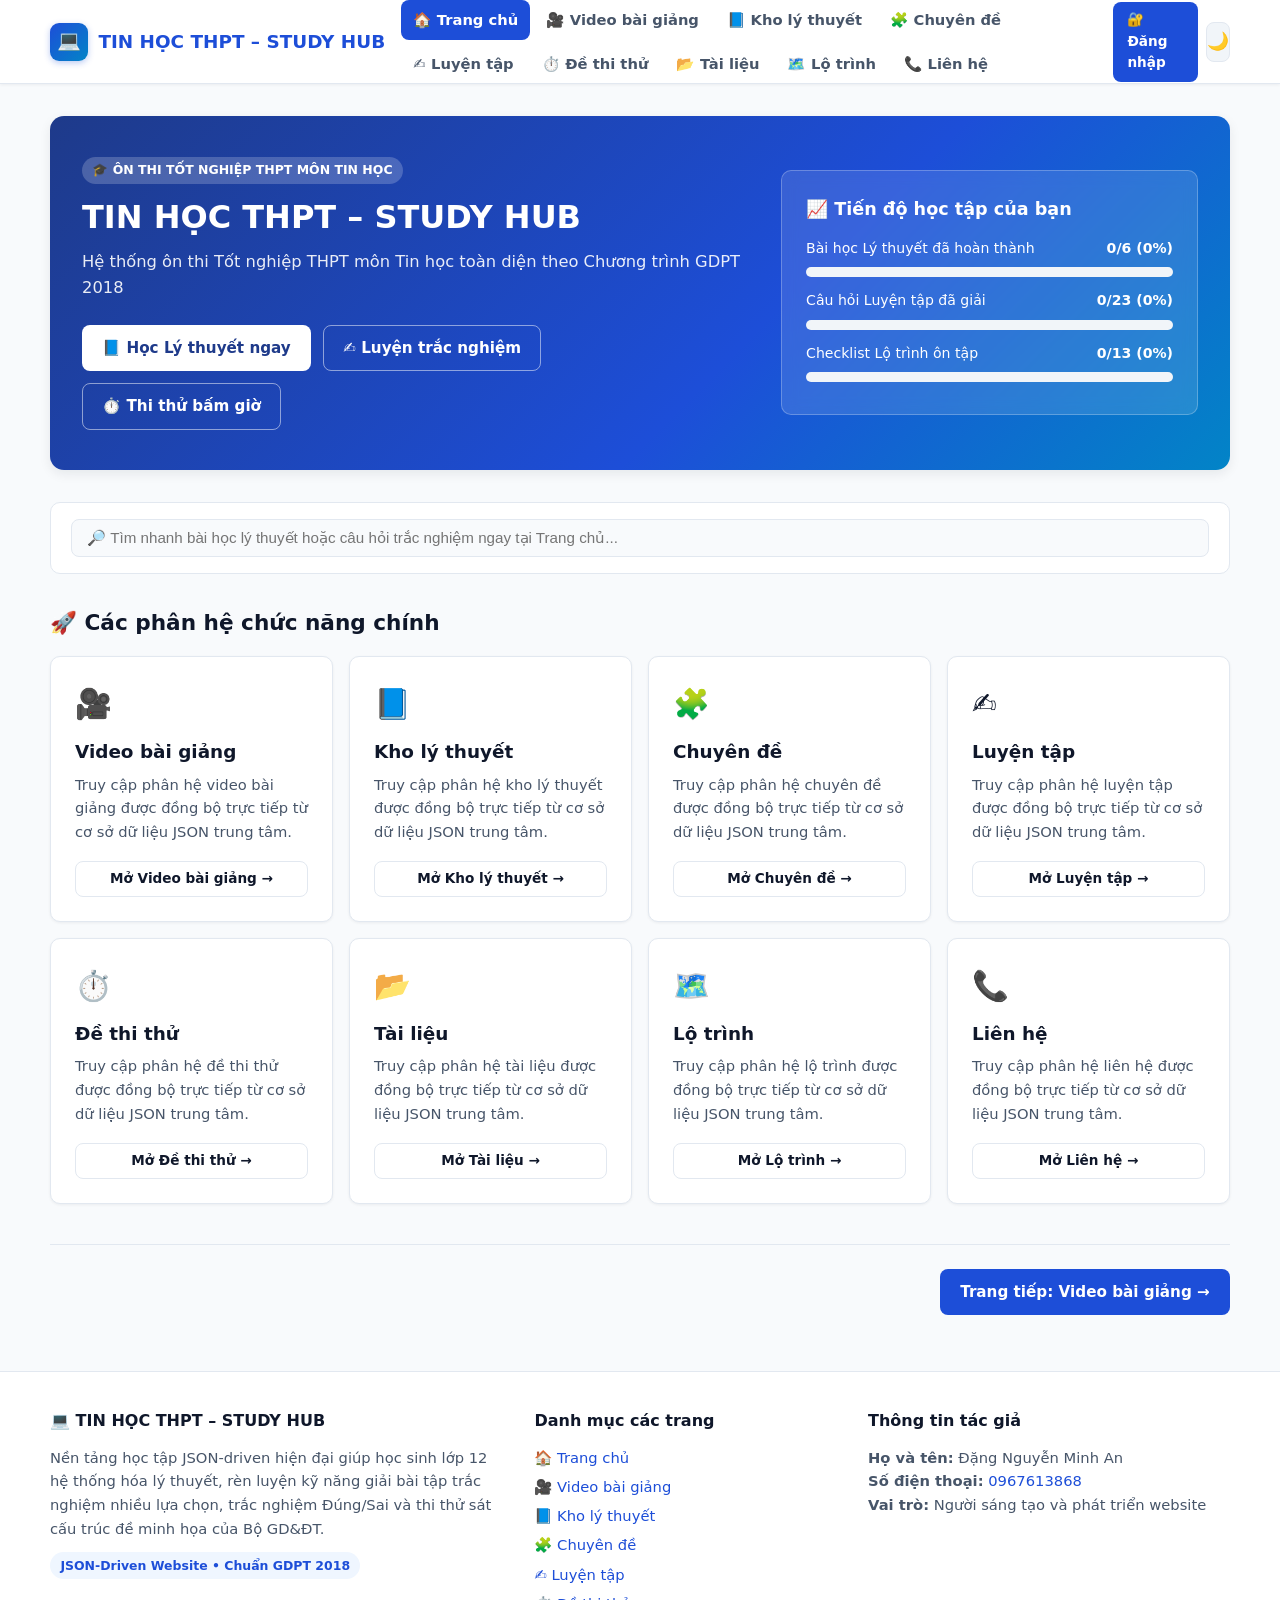
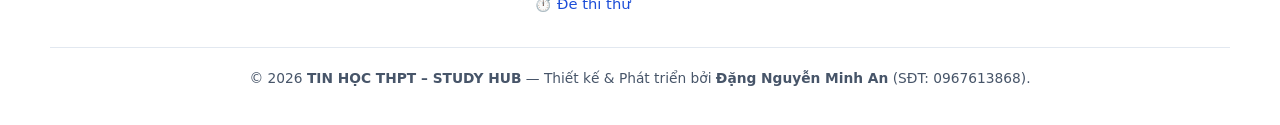
<file: index.html>
<!DOCTYPE html>
<html lang="vi">
<head>
  <meta charset="UTF-8" />
  <meta name="viewport" content="width=device-width, initial-scale=1.0" />
  <title>Trang chủ | TIN HỌC THPT – STUDY HUB</title>
  <link rel="stylesheet" href="assets/css/style.css" />
</head>
<body data-page="home">
  <header class="site-header" id="site-header"></header>

  <main class="main-content">
    <div class="container">
      <div class="page-top-bar" id="page-top-bar"></div>
      <div id="page-content"></div>
      <div class="page-bottom-nav" id="page-bottom-nav"></div>
    </div>
  </main>

  <footer class="site-footer" id="site-footer"></footer>

  <script src="assets/js/auth.js"></script>
  <script src="assets/js/data-loader.js"></script>
  <script src="assets/js/router.js"></script>
  <script src="assets/js/quiz.js"></script>
  <script src="assets/js/main.js"></script>
</body>
</html>
</file>
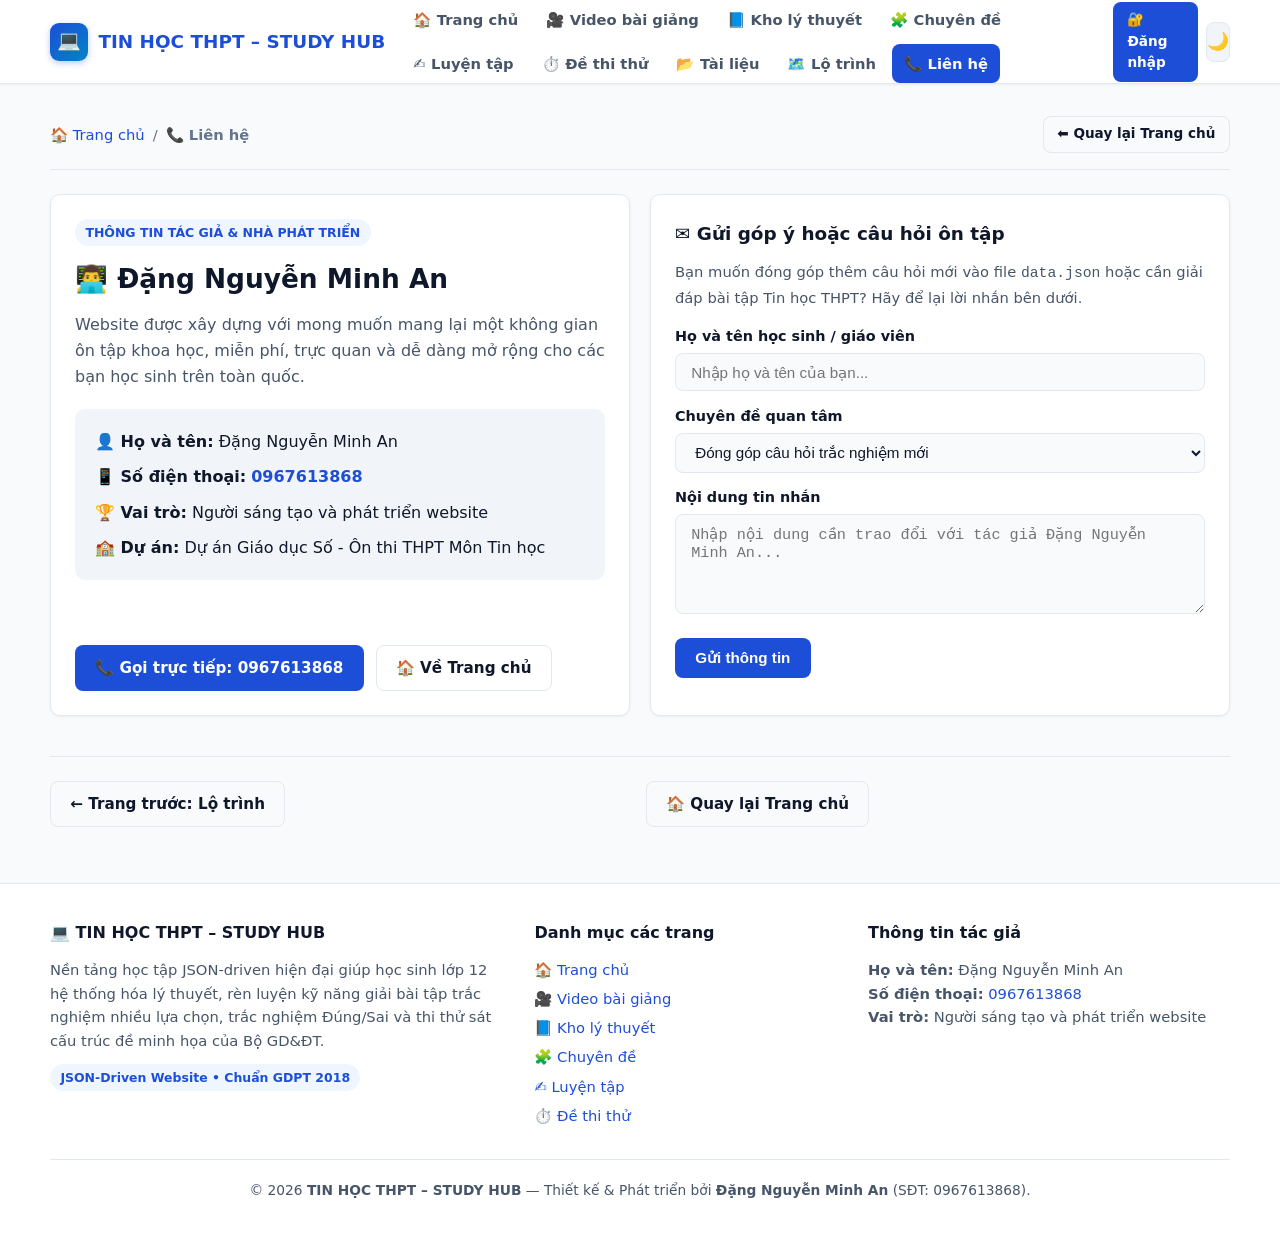
<file: contact.html>
<!DOCTYPE html>
<html lang="vi">
<head>
  <meta charset="UTF-8" />
  <meta name="viewport" content="width=device-width, initial-scale=1.0" />
  <title>Liên hệ | TIN HỌC THPT – STUDY HUB</title>
  <link rel="stylesheet" href="assets/css/style.css" />
</head>
<body data-page="contact">
  <header class="site-header" id="site-header"></header>

  <main class="main-content">
    <div class="container">
      <div class="page-top-bar" id="page-top-bar"></div>
      <div id="page-content"></div>
      <div class="page-bottom-nav" id="page-bottom-nav"></div>
    </div>
  </main>

  <footer class="site-footer" id="site-footer"></footer>

  <script src="assets/js/auth.js"></script>
  <script src="assets/js/data-loader.js"></script>
  <script src="assets/js/router.js"></script>
  <script src="assets/js/quiz.js"></script>
  <script src="assets/js/main.js"></script>
</body>
</html>
</file>
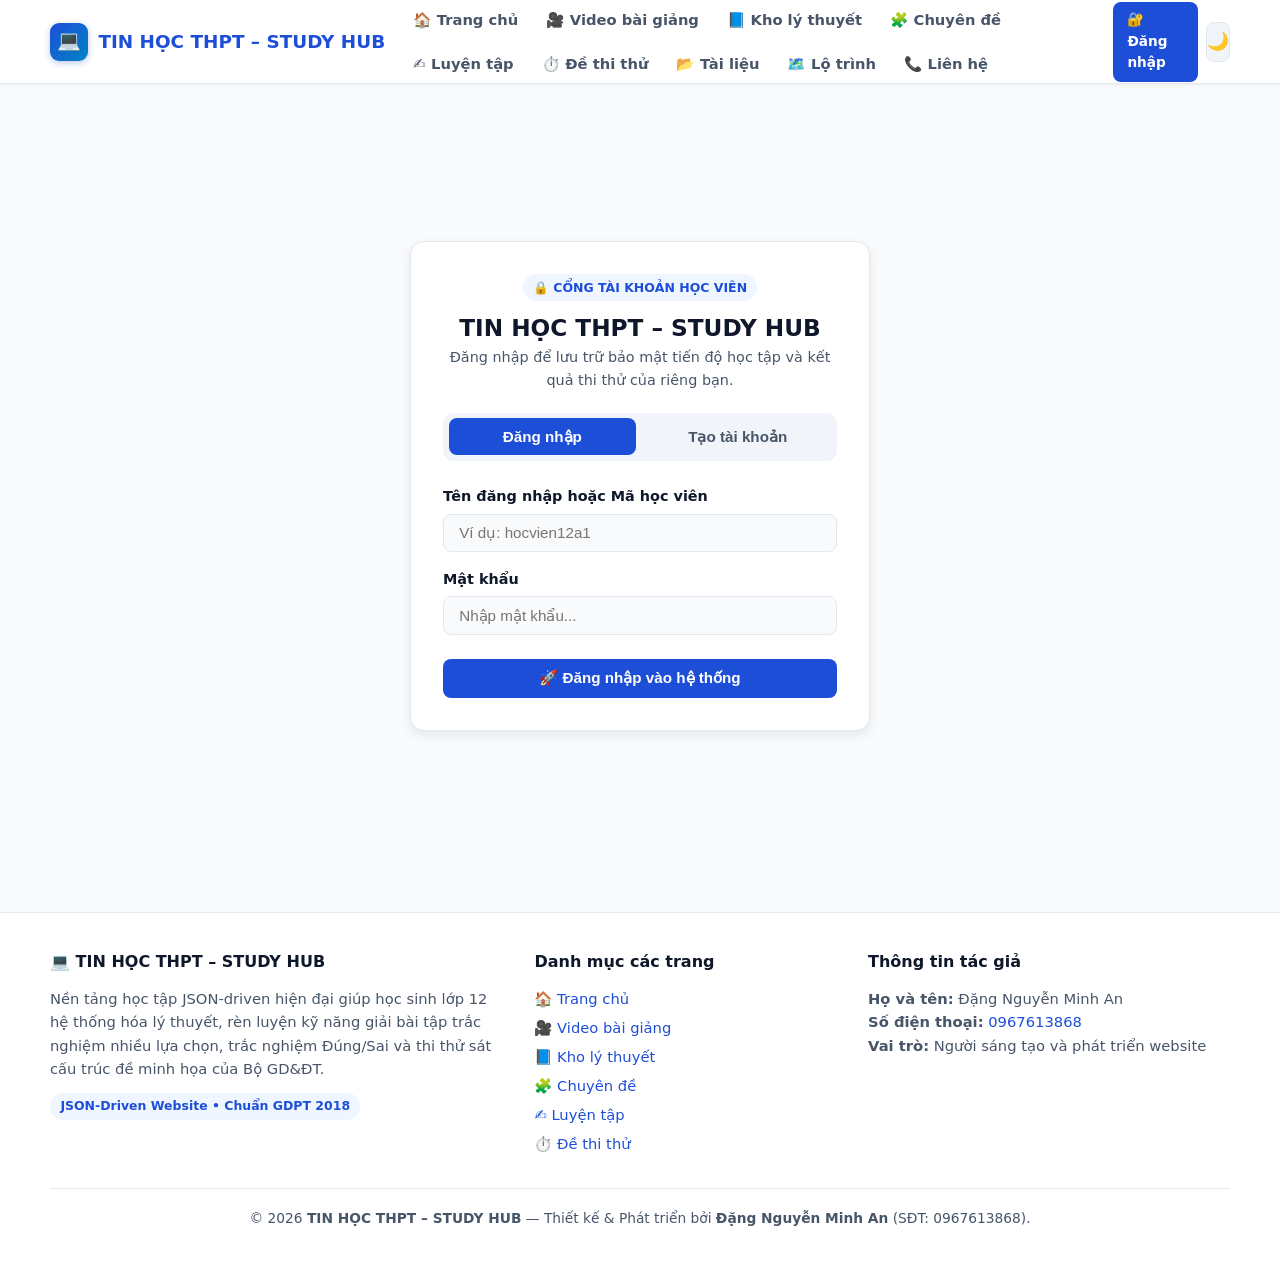
<file: documents.html>
<!DOCTYPE html>
<html lang="vi">
<head>
  <meta charset="UTF-8" />
  <meta name="viewport" content="width=device-width, initial-scale=1.0" />
  <title>Tài liệu ôn tập | TIN HỌC THPT – STUDY HUB</title>
  <link rel="stylesheet" href="assets/css/style.css" />
</head>
<body data-page="documents">
  <header class="site-header" id="site-header"></header>

  <main class="main-content">
    <div class="container">
      <div class="page-top-bar" id="page-top-bar"></div>
      <div id="page-content"></div>
      <div class="page-bottom-nav" id="page-bottom-nav"></div>
    </div>
  </main>

  <footer class="site-footer" id="site-footer"></footer>

  <script src="assets/js/auth.js"></script>
  <script src="assets/js/data-loader.js"></script>
  <script src="assets/js/router.js"></script>
  <script src="assets/js/quiz.js"></script>
  <script src="assets/js/main.js"></script>
</body>
</html>
</file>
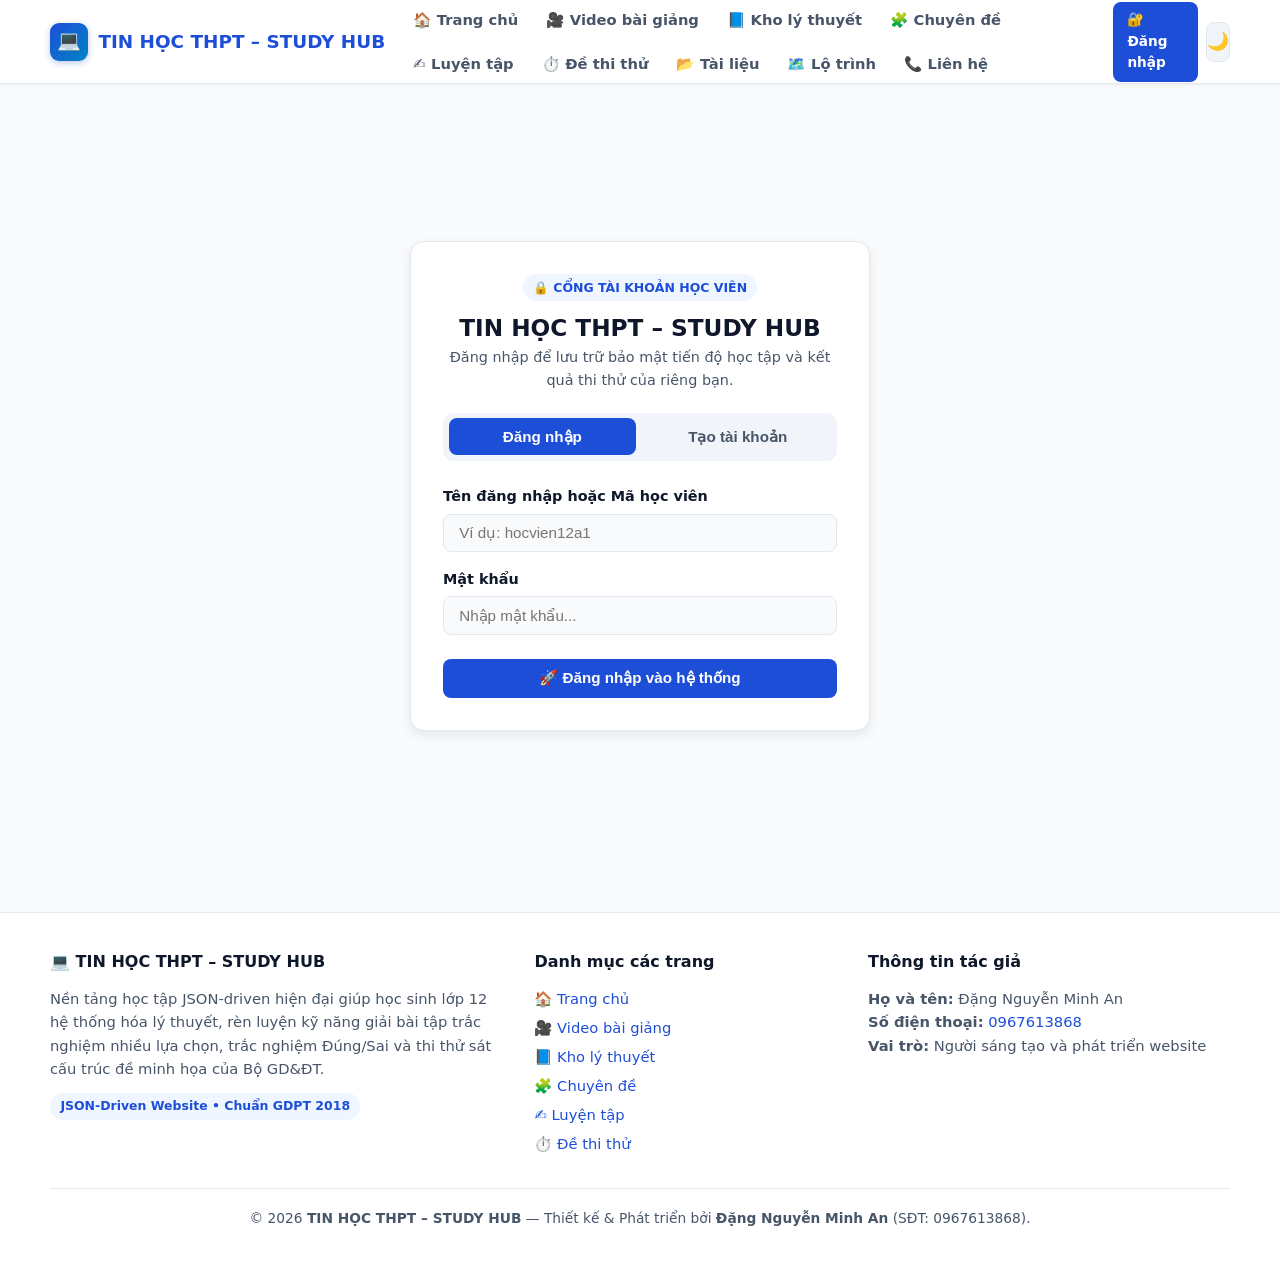
<file: exams.html>
<!DOCTYPE html>
<html lang="vi">
<head>
  <meta charset="UTF-8" />
  <meta name="viewport" content="width=device-width, initial-scale=1.0" />
  <title>Đề thi thử | TIN HỌC THPT – STUDY HUB</title>
  <link rel="stylesheet" href="assets/css/style.css" />
</head>
<body data-page="exams">
  <header class="site-header" id="site-header"></header>

  <main class="main-content">
    <div class="container">
      <div class="page-top-bar" id="page-top-bar"></div>
      <div id="page-content"></div>
      <div class="page-bottom-nav" id="page-bottom-nav"></div>
    </div>
  </main>

  <footer class="site-footer" id="site-footer"></footer>

  <script src="assets/js/auth.js"></script>
  <script src="assets/js/data-loader.js"></script>
  <script src="assets/js/router.js"></script>
  <script src="assets/js/quiz.js"></script>
  <script src="assets/js/main.js"></script>
</body>
</html>
</file>
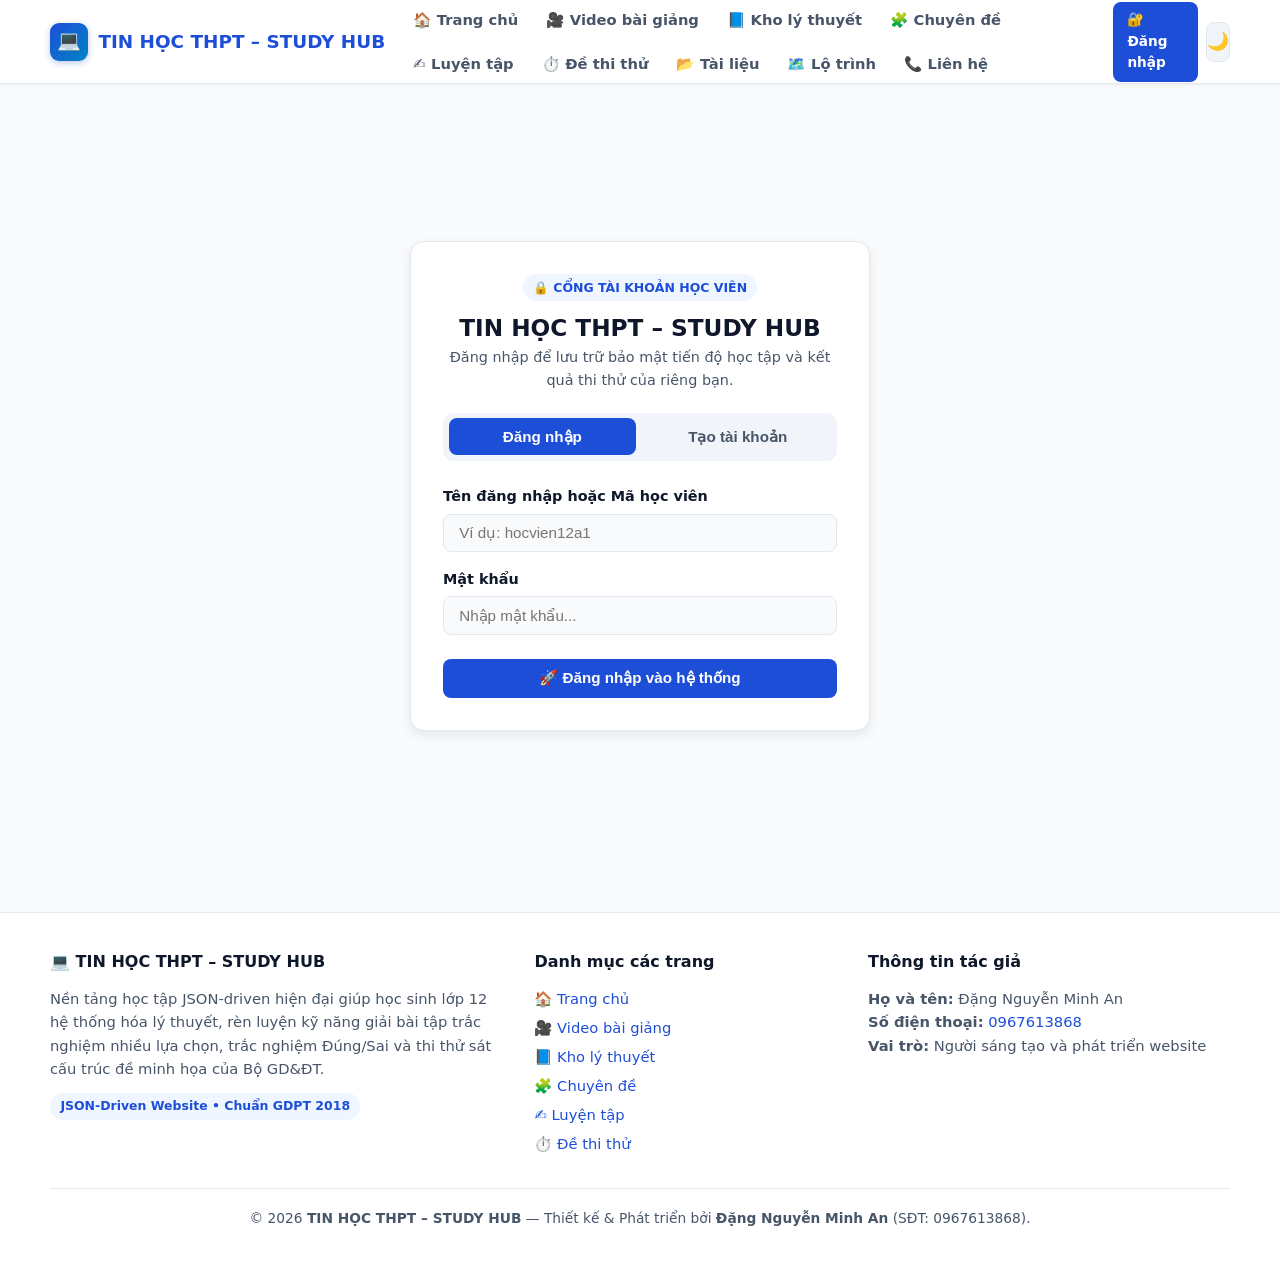
<file: login.html>
<!DOCTYPE html>
<html lang="vi">
<head>
  <meta charset="UTF-8" />
  <meta name="viewport" content="width=device-width, initial-scale=1.0" />
  <title>Đăng nhập & Đăng ký Học viên | TIN HỌC THPT – STUDY HUB</title>
  <link rel="stylesheet" href="assets/css/style.css" />
  <style>
    .auth-wrapper {
      min-height: calc(100vh - 160px);
      display: flex;
      align-items: center;
      justify-content: center;
      padding: 2rem 1rem;
    }
    .auth-card {
      width: 100%;
      max-width: 460px;
      background-color: var(--bg-surface, var(--bg-card));
      border: 1px solid var(--border-color);
      border-radius: 14px;
      padding: 2rem;
      box-shadow: var(--shadow-md);
    }
    .auth-tabs {
      display: grid;
      grid-template-columns: 1fr 1fr;
      gap: 0.5rem;
      background-color: var(--bg-subtle, var(--bg-muted));
      padding: 0.35rem;
      border-radius: 10px;
      margin-bottom: 1.5rem;
    }
    .auth-tab-btn {
      padding: 0.6rem;
      border: none;
      border-radius: 8px;
      font-weight: 700;
      font-size: 0.95rem;
      cursor: pointer;
      background: transparent;
      color: var(--text-secondary);
      transition: all 0.2s ease;
    }
    .auth-tab-btn.active {
      background-color: var(--primary);
      color: #ffffff;
    }
    .form-group {
      margin-bottom: 1rem;
    }
    .form-group label {
      display: block;
      font-weight: 600;
      font-size: 0.9rem;
      margin-bottom: 0.35rem;
    }
    .form-group input,
    .form-group select {
      width: 100%;
    }
    .auth-alert {
      padding: 0.75rem 1rem;
      border-radius: 8px;
      font-size: 0.9rem;
      margin-bottom: 1rem;
      display: none;
    }
    .auth-alert.error {
      display: block;
      background-color: var(--danger-soft, var(--danger-bg));
      color: var(--danger);
      border: 1px solid var(--danger);
    }
    .auth-alert.success {
      display: block;
      background-color: var(--success-soft, var(--success-bg));
      color: var(--success);
      border: 1px solid var(--success);
    }
  </style>
</head>
<body data-page="login">
  <header class="site-header" id="site-header"></header>

  <main class="main-content">
    <div class="container auth-wrapper">
      <div class="auth-card">
        <div style="text-align: center; margin-bottom: 1.25rem;">
          <span class="badge" style="margin-bottom: 0.5rem;">🔒 CỔNG TÀI KHOẢN HỌC VIÊN</span>
          <h1 class="card-title" style="font-size: 1.45rem;">TIN HỌC THPT – STUDY HUB</h1>
          <p style="color: var(--text-secondary); font-size: 0.9rem;">
            Đăng nhập để lưu trữ bảo mật tiến độ học tập và kết quả thi thử của riêng bạn.
          </p>
        </div>

        <div class="auth-tabs">
          <button type="button" class="auth-tab-btn active" id="tab-login-btn">Đăng nhập</button>
          <button type="button" class="auth-tab-btn" id="tab-register-btn">Tạo tài khoản</button>
        </div>

        <div id="auth-message" class="auth-alert"></div>

        <!-- Form Đăng nhập -->
        <form id="login-form">
          <div class="form-group">
            <label for="login-username">Tên đăng nhập hoặc Mã học viên</label>
            <input type="text" id="login-username" class="search-input" required placeholder="Ví dụ: hocvien12a1" autocomplete="username" />
          </div>
          <div class="form-group">
            <label for="login-password">Mật khẩu</label>
            <input type="password" id="login-password" class="search-input" required placeholder="Nhập mật khẩu..." autocomplete="current-password" />
          </div>
          <button type="submit" class="btn btn-primary" style="width: 100%; margin-top: 0.5rem;">
            🚀 Đăng nhập vào hệ thống
          </button>
        </form>

        <!-- Form Đăng ký -->
        <form id="register-form" style="display: none;">
          <div class="form-group">
            <label for="reg-fullname">Họ và tên học sinh</label>
            <input type="text" id="reg-fullname" class="search-input" required placeholder="Ví dụ: Nguyễn Văn A" />
          </div>
          <div class="form-group">
            <label for="reg-class">Lớp / Trường THPT</label>
            <input type="text" id="reg-class" class="search-input" required placeholder="Ví dụ: 12A1 - THPT Chuyên" />
          </div>
          <div class="form-group">
            <label for="reg-username">Tên đăng nhập (viết liền, không dấu)</label>
            <input type="text" id="reg-username" class="search-input" required placeholder="Ví dụ: nguyenvana12" autocomplete="username" />
          </div>
          <div class="form-group">
            <label for="reg-password">Mật khẩu (tối thiểu 6 ký tự)</label>
            <input type="password" id="reg-password" class="search-input" required placeholder="Tạo mật khẩu bảo mật..." autocomplete="new-password" />
          </div>
          <div class="form-group">
            <label for="reg-confirm">Nhập lại mật khẩu</label>
            <input type="password" id="reg-confirm" class="search-input" required placeholder="Xác nhận lại mật khẩu..." autocomplete="new-password" />
          </div>
          <button type="submit" class="btn btn-primary" style="width: 100%; margin-top: 0.5rem;">
            ✨ Đăng ký tài khoản học viên
          </button>
        </form>
      </div>
    </div>
  </main>

  <footer class="site-footer" id="site-footer"></footer>

  <script src="assets/js/auth.js"></script>
  <script src="assets/js/data-loader.js"></script>
  <script src="assets/js/router.js"></script>
  <script src="assets/js/quiz.js"></script>
  <script src="assets/js/main.js"></script>
</body>
</html>
</file>
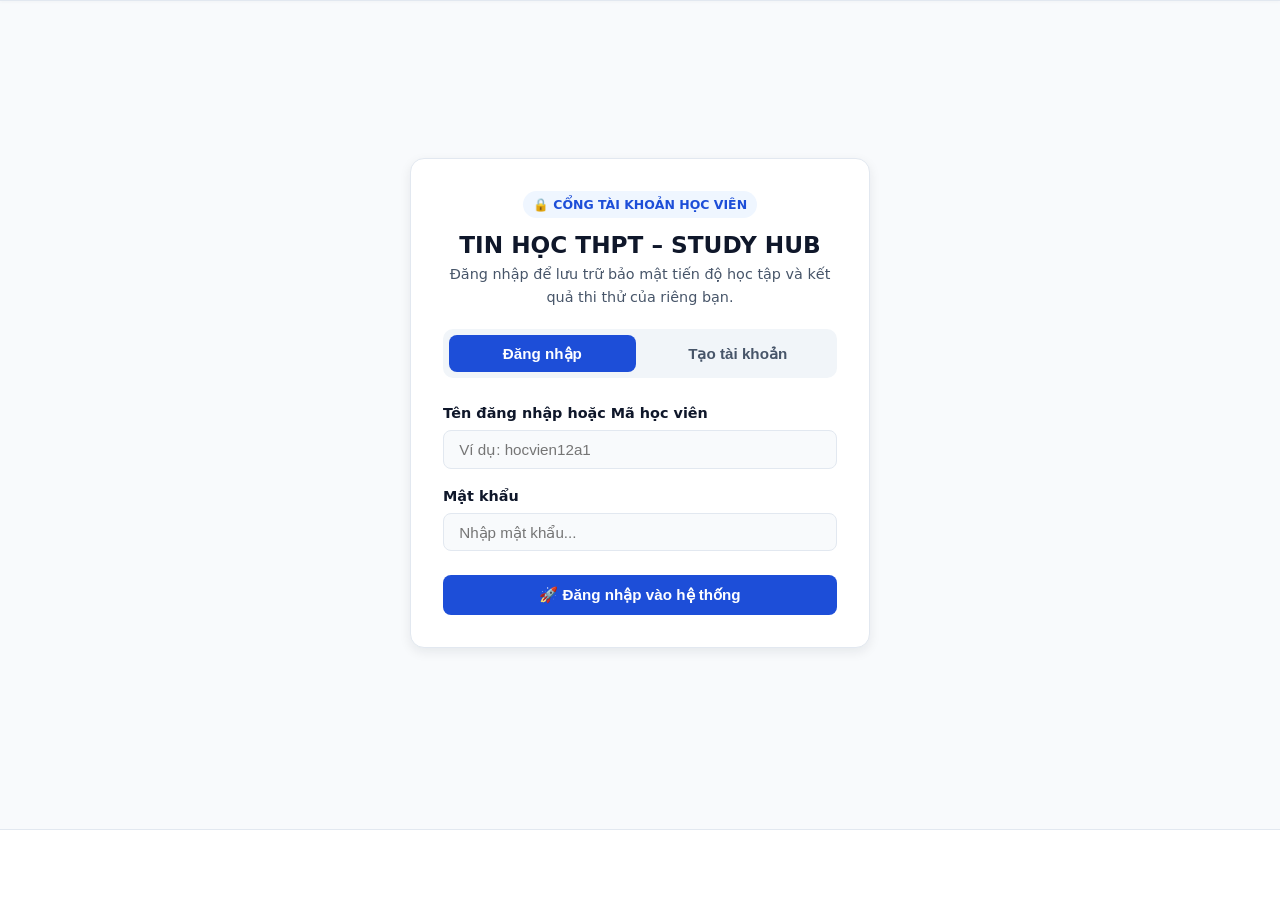
<file: practice.html>
<!DOCTYPE html>
<html lang="vi">
<head>
  <meta charset="UTF-8" />
  <meta name="viewport" content="width=device-width, initial-scale=1.0" />
  <title>Luyện tập trắc nghiệm | TIN HỌC THPT – STUDY HUB</title>
  <link rel="stylesheet" href="assets/css/style.css" />
</head>
<body data-page="practice">
  <header class="site-header" id="site-header"></header>

  <main class="main-content">
    <div class="container">
      <div class="page-top-bar" id="page-top-bar"></div>
      <div id="page-content"></div>
      <div class="page-bottom-nav" id="page-bottom-nav"></div>
    </div>
  </main>

  <footer class="site-footer" id="site-footer"></footer>

  <script src="assets/js/auth.js"></script>
  <script src="assets/js/data-loader.js"></script>
  <script src="assets/js/router.js"></script>
  <script src="assets/js/quiz.js"></script>
  <script src="assets/js/main.js"></script>
</body>
</html>
</file>
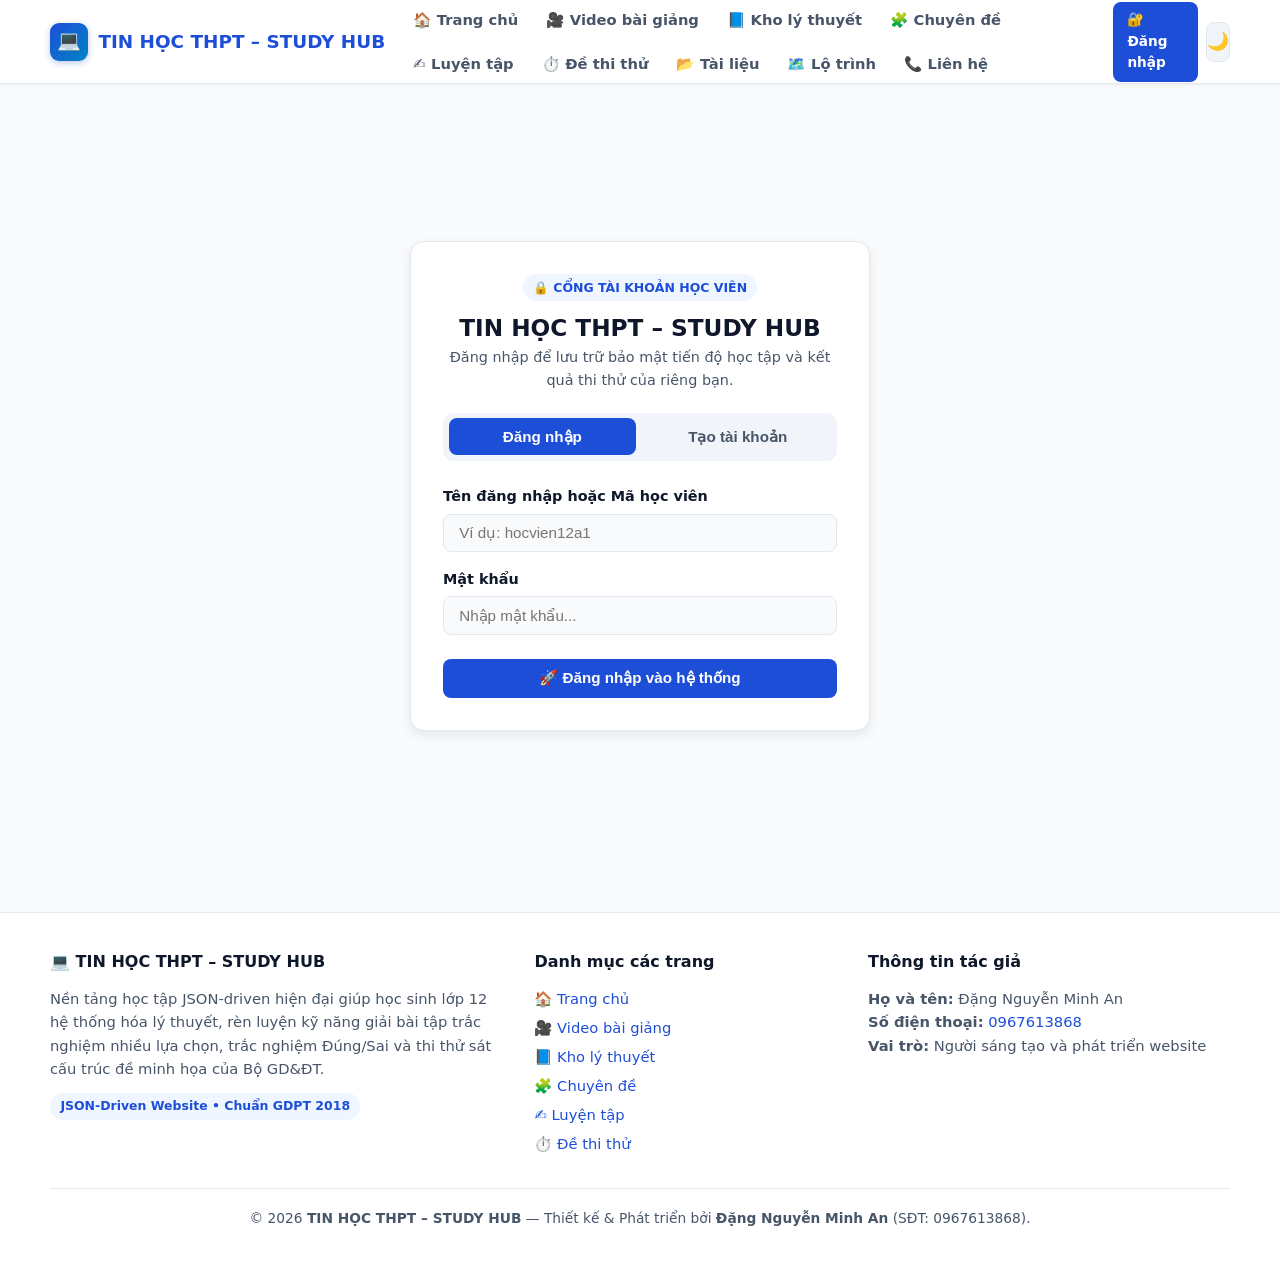
<file: roadmap.html>
<!DOCTYPE html>
<html lang="vi">
<head>
  <meta charset="UTF-8" />
  <meta name="viewport" content="width=device-width, initial-scale=1.0" />
  <title>Lộ trình học tập | TIN HỌC THPT – STUDY HUB</title>
  <link rel="stylesheet" href="assets/css/style.css" />
</head>
<body data-page="roadmap">
  <header class="site-header" id="site-header"></header>

  <main class="main-content">
    <div class="container">
      <div class="page-top-bar" id="page-top-bar"></div>
      <div id="page-content"></div>
      <div class="page-bottom-nav" id="page-bottom-nav"></div>
    </div>
  </main>

  <footer class="site-footer" id="site-footer"></footer>

  <script src="assets/js/auth.js"></script>
  <script src="assets/js/data-loader.js"></script>
  <script src="assets/js/router.js"></script>
  <script src="assets/js/quiz.js"></script>
  <script src="assets/js/main.js"></script>
</body>
</html>
</file>
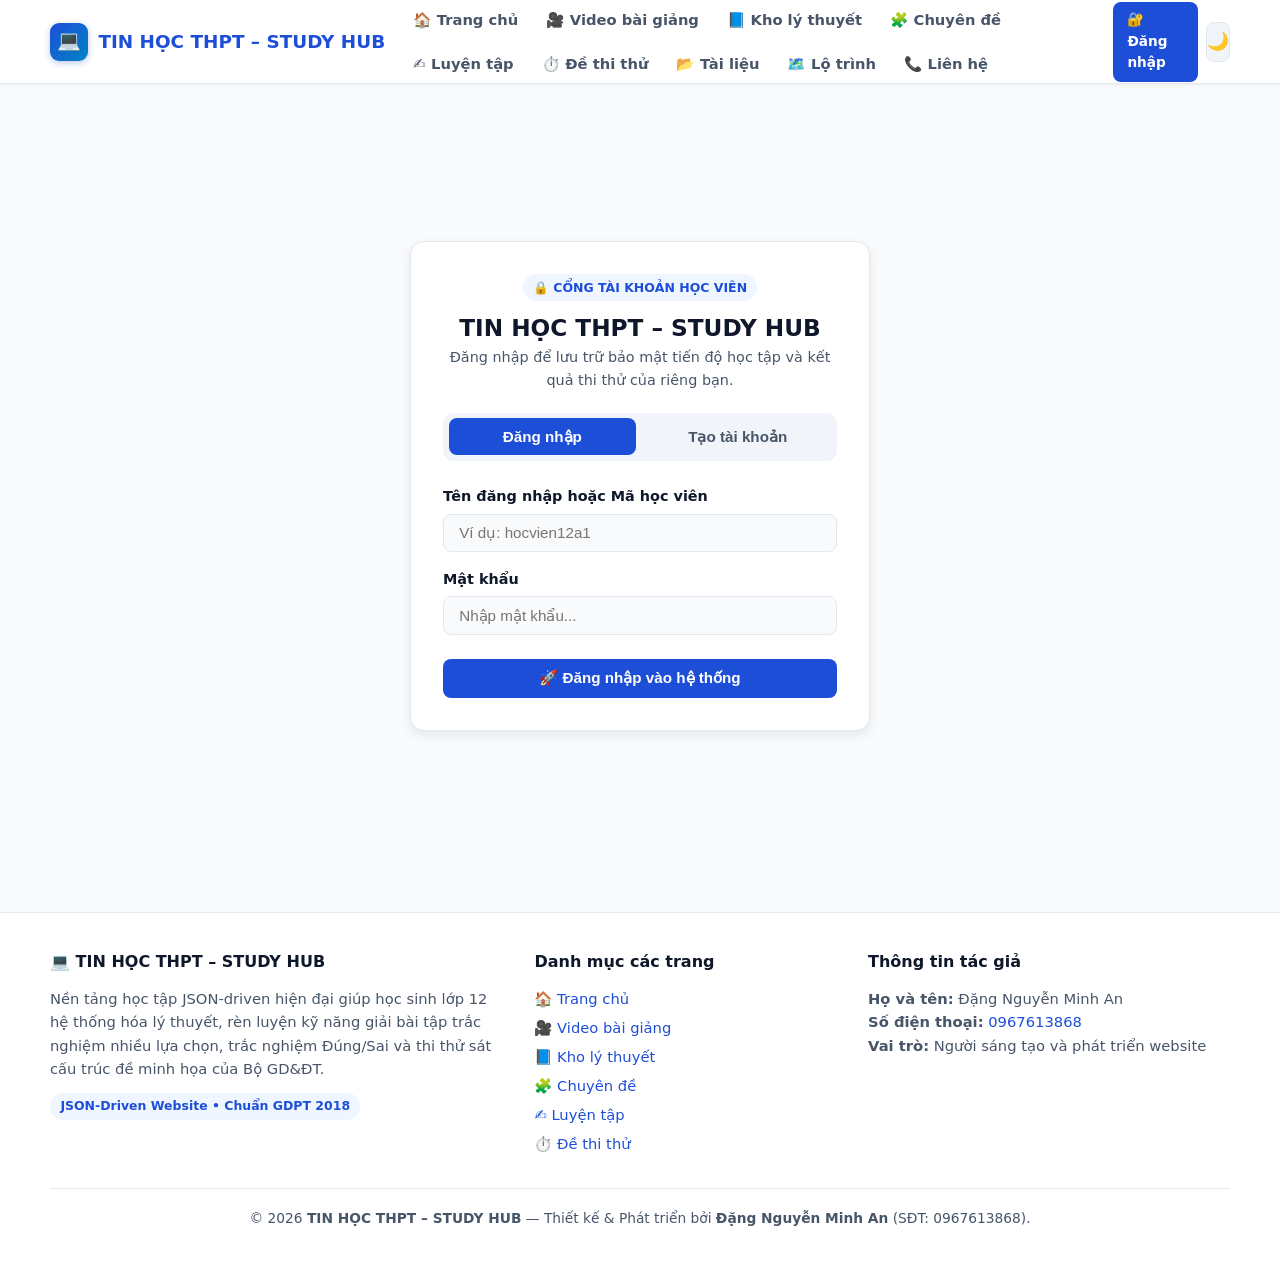
<file: theory.html>
<!DOCTYPE html>
<html lang="vi">
<head>
  <meta charset="UTF-8" />
  <meta name="viewport" content="width=device-width, initial-scale=1.0" />
  <title>Kho lý thuyết | TIN HỌC THPT – STUDY HUB</title>
  <link rel="stylesheet" href="assets/css/style.css" />
</head>
<body data-page="theory">
  <header class="site-header" id="site-header"></header>

  <main class="main-content">
    <div class="container">
      <div class="page-top-bar" id="page-top-bar"></div>
      <div id="page-content"></div>
      <div class="page-bottom-nav" id="page-bottom-nav"></div>
    </div>
  </main>

  <footer class="site-footer" id="site-footer"></footer>

  <script src="assets/js/auth.js"></script>
  <script src="assets/js/data-loader.js"></script>
  <script src="assets/js/router.js"></script>
  <script src="assets/js/quiz.js"></script>
  <script src="assets/js/main.js"></script>
</body>
</html>
</file>
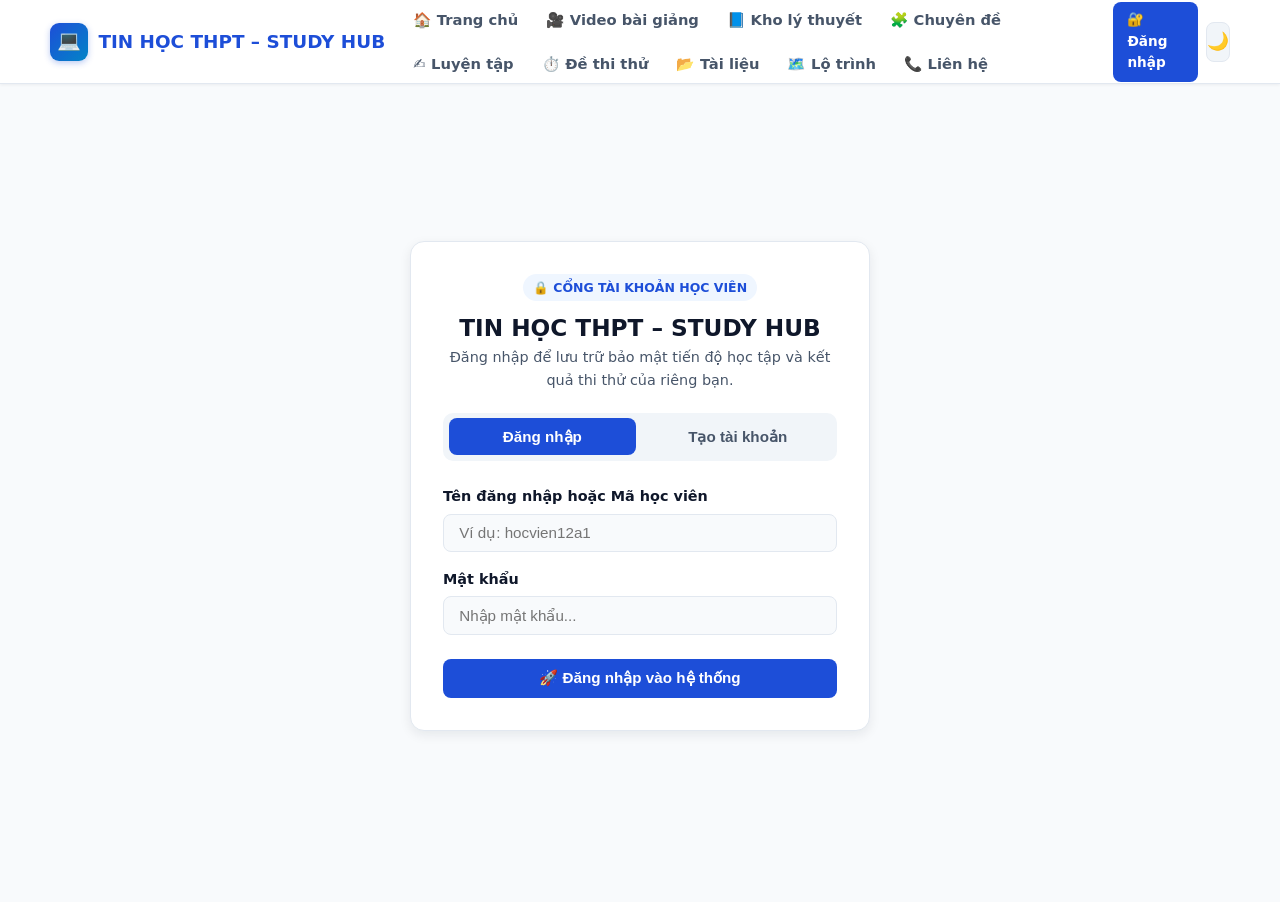
<file: topics.html>
<!DOCTYPE html>
<html lang="vi">
<head>
  <meta charset="UTF-8" />
  <meta name="viewport" content="width=device-width, initial-scale=1.0" />
  <title>Chuyên đề | TIN HỌC THPT – STUDY HUB</title>
  <link rel="stylesheet" href="assets/css/style.css" />
</head>
<body data-page="topics">
  <header class="site-header" id="site-header"></header>

  <main class="main-content">
    <div class="container">
      <div class="page-top-bar" id="page-top-bar"></div>
      <div id="page-content"></div>
      <div class="page-bottom-nav" id="page-bottom-nav"></div>
    </div>
  </main>

  <footer class="site-footer" id="site-footer"></footer>

  <script src="assets/js/auth.js"></script>
  <script src="assets/js/data-loader.js"></script>
  <script src="assets/js/router.js"></script>
  <script src="assets/js/quiz.js"></script>
  <script src="assets/js/main.js"></script>
</body>
</html>
</file>
<file: assets/css/style.css>
/* ==========================================================================
   TIN HỌC THPT - STUDY HUB | STYLESHEET CHÍNH
   Thiết kế: Hiện đại, tối giản, xanh dương - trắng - xám nhạt, hỗ trợ Dark Mode
   ========================================================================== */

:root {
  --primary: #1d4ed8;
  --primary-hover: #1e40af;
  --primary-light: #eff6ff;
  --primary-border: #bfdbfe;
  --secondary: #0284c7;
  --bg-body: #f8fafc;
  --bg-card: #ffffff;
  --bg-muted: #f1f5f9;
  --text-main: #0f172a;
  --text-secondary: #475569;
  --text-muted: #64748b;
  --border-color: #e2e8f0;
  --success: #16a34a;
  --success-bg: #f0fdf4;
  --danger: #dc2626;
  --danger-bg: #fef2f2;
  --warning: #d97706;
  --warning-bg: #fffbeb;
  --shadow-sm: 0 1px 3px rgba(15, 23, 42, 0.06);
  --shadow-md: 0 4px 12px rgba(15, 23, 42, 0.08);
  --radius-md: 10px;
  --radius-lg: 14px;
  --transition: all 0.2s ease-in-out;
}

[data-theme="dark"] {
  --primary: #3b82f6;
  --primary-hover: #60a5fa;
  --primary-light: #1e293b;
  --primary-border: #334155;
  --secondary: #38bdf8;
  --bg-body: #0f172a;
  --bg-card: #1e293b;
  --bg-muted: #0b1120;
  --text-main: #f8fafc;
  --text-secondary: #cbd5e1;
  --text-muted: #94a3b8;
  --border-color: #334155;
  --success: #22c55e;
  --success-bg: rgba(34, 197, 94, 0.15);
  --danger: #ef4444;
  --danger-bg: rgba(239, 68, 68, 0.15);
  --warning: #f59e0b;
  --warning-bg: rgba(245, 158, 11, 0.15);
  --shadow-sm: 0 1px 3px rgba(0, 0, 0, 0.3);
  --shadow-md: 0 4px 16px rgba(0, 0, 0, 0.4);
}

* {
  box-sizing: border-box;
  margin: 0;
  padding: 0;
}

body {
  font-family: 'Segoe UI', system-ui, -apple-system, BlinkMacSystemFont, Roboto, sans-serif;
  background-color: var(--bg-body);
  color: var(--text-main);
  line-height: 1.6;
  min-height: 100vh;
  display: flex;
  flex-direction: column;
  transition: background-color 0.25s ease, color 0.25s ease;
}

a {
  color: var(--primary);
  text-decoration: none;
  transition: var(--transition);
}

/* Container & Layout */
.container {
  width: 100%;
  max-width: 1220px;
  margin: 0 auto;
  padding: 0 1.25rem;
}

main.main-content {
  flex: 1;
  padding: 2rem 0 3.5rem;
}

/* Header & Navbar */
.site-header {
  background-color: var(--bg-card);
  border-bottom: 1px solid var(--border-color);
  position: sticky;
  top: 0;
  z-index: 1000;
  box-shadow: var(--shadow-sm);
}

.header-inner {
  display: flex;
  align-items: center;
  justify-content: space-between;
  min-height: 70px;
  gap: 1rem;
}

.brand-logo {
  display: flex;
  align-items: center;
  gap: 0.65rem;
  font-weight: 800;
  font-size: 1.15rem;
  color: var(--primary);
  white-space: nowrap;
}

.brand-badge {
  background: linear-gradient(135deg, var(--primary), var(--secondary));
  color: #fff;
  width: 38px;
  height: 38px;
  border-radius: 9px;
  display: inline-flex;
  align-items: center;
  justify-content: center;
  font-size: 1.2rem;
  box-shadow: 0 2px 6px rgba(29, 78, 216, 0.3);
}

.nav-menu {
  display: flex;
  align-items: center;
  list-style: none;
  gap: 0.25rem;
  flex-wrap: wrap;
}

.nav-link {
  display: inline-flex;
  align-items: center;
  gap: 0.35rem;
  padding: 0.5rem 0.75rem;
  border-radius: 8px;
  font-size: 0.92rem;
  font-weight: 600;
  color: var(--text-secondary);
}

.nav-link:hover {
  background-color: var(--primary-light);
  color: var(--primary);
}

.nav-link.active {
  background-color: var(--primary);
  color: #ffffff;
}

.header-actions {
  display: flex;
  align-items: center;
  gap: 0.5rem;
}

.icon-btn {
  background: var(--bg-muted);
  border: 1px solid var(--border-color);
  color: var(--text-main);
  width: 40px;
  height: 40px;
  border-radius: 8px;
  cursor: pointer;
  display: inline-flex;
  align-items: center;
  justify-content: center;
  font-size: 1.1rem;
  transition: var(--transition);
}

.icon-btn:hover {
  border-color: var(--primary);
  color: var(--primary);
}

.mobile-menu-btn {
  display: none;
}

/* Page Navigation Bar (Top helper bar) */
.page-top-bar {
  display: flex;
  align-items: center;
  justify-content: space-between;
  flex-wrap: wrap;
  gap: 1rem;
  margin-bottom: 1.5rem;
  padding-bottom: 1rem;
  border-bottom: 1px solid var(--border-color);
}

.breadcrumb {
  display: flex;
  align-items: center;
  gap: 0.5rem;
  font-size: 0.92rem;
  color: var(--text-muted);
}

/* Hero Banner */
.hero-banner {
  background: linear-gradient(135deg, #1e3a8a 0%, #1d4ed8 60%, #0284c7 100%);
  color: #ffffff;
  border-radius: var(--radius-lg);
  padding: 2.5rem 2rem;
  margin-bottom: 2rem;
  box-shadow: var(--shadow-md);
  display: grid;
  grid-template-columns: 1.6fr 1fr;
  gap: 2rem;
  align-items: center;
}

.hero-banner h1 {
  font-size: 2rem;
  margin-bottom: 0.75rem;
  line-height: 1.25;
}

.hero-banner p {
  color: rgba(255, 255, 255, 0.9);
  margin-bottom: 1.5rem;
  font-size: 1.02rem;
}

.hero-stats-box {
  background: rgba(255, 255, 255, 0.12);
  backdrop-filter: blur(8px);
  border: 1px solid rgba(255, 255, 255, 0.25);
  border-radius: var(--radius-md);
  padding: 1.5rem;
}

/* Buttons */
.btn {
  display: inline-flex;
  align-items: center;
  justify-content: center;
  gap: 0.45rem;
  padding: 0.62rem 1.2rem;
  border-radius: 8px;
  font-weight: 600;
  font-size: 0.95rem;
  cursor: pointer;
  border: 1px solid transparent;
  transition: var(--transition);
}

.btn-primary {
  background-color: var(--primary);
  color: #ffffff;
}

.btn-primary:hover {
  background-color: var(--primary-hover);
  color: #ffffff;
}

.btn-light {
  background-color: #ffffff;
  color: #1e3a8a;
}

.btn-light:hover {
  background-color: #f1f5f9;
  color: #1e3a8a;
}

.btn-outline {
  background-color: transparent;
  border-color: var(--border-color);
  color: var(--text-main);
}

.btn-outline:hover {
  border-color: var(--primary);
  color: var(--primary);
  background-color: var(--primary-light);
}

.btn-sm {
  padding: 0.4rem 0.85rem;
  font-size: 0.85rem;
}

/* Grid & Cards */
.grid-2 {
  display: grid;
  grid-template-columns: repeat(2, 1fr);
  gap: 1.25rem;
}

.grid-3 {
  display: grid;
  grid-template-columns: repeat(3, 1fr);
  gap: 1.25rem;
}

.grid-4 {
  display: grid;
  grid-template-columns: repeat(4, 1fr);
  gap: 1rem;
}

.card {
  background-color: var(--bg-card);
  border: 1px solid var(--border-color);
  border-radius: var(--radius-md);
  padding: 1.5rem;
  box-shadow: var(--shadow-sm);
  transition: var(--transition);
  display: flex;
  flex-direction: column;
  justify-content: space-between;
}

.card:hover {
  box-shadow: var(--shadow-md);
  border-color: var(--primary-border);
}

.card-header {
  display: flex;
  align-items: flex-start;
  justify-content: space-between;
  gap: 0.75rem;
  margin-bottom: 0.85rem;
}

.card-title {
  font-size: 1.15rem;
  font-weight: 700;
  color: var(--text-main);
}

/* Badges */
.badge {
  display: inline-flex;
  align-items: center;
  padding: 0.22rem 0.65rem;
  border-radius: 999px;
  font-size: 0.78rem;
  font-weight: 600;
  background-color: var(--primary-light);
  color: var(--primary);
  white-space: nowrap;
}

.badge-success {
  background-color: var(--success-bg);
  color: var(--success);
}

.badge-warning {
  background-color: var(--warning-bg);
  color: var(--warning);
}

/* Search & Filter Controls */
.filter-bar {
  background-color: var(--bg-card);
  border: 1px solid var(--border-color);
  border-radius: var(--radius-md);
  padding: 1rem 1.25rem;
  margin-bottom: 1.5rem;
  display: flex;
  flex-wrap: wrap;
  gap: 0.85rem;
  align-items: center;
}

.search-input,
.select-input {
  padding: 0.6rem 0.95rem;
  border-radius: 8px;
  border: 1px solid var(--border-color);
  background-color: var(--bg-body);
  color: var(--text-main);
  font-size: 0.95rem;
  outline: none;
  transition: var(--transition);
}

.search-input {
  flex: 1;
  min-width: 220px;
}

.search-input:focus,
.select-input:focus {
  border-color: var(--primary);
  box-shadow: 0 0 0 3px rgba(29, 78, 216, 0.15);
}

/* Progress Bar */
.progress-wrap {
  width: 100%;
  background-color: var(--bg-muted);
  border-radius: 999px;
  height: 10px;
  overflow: hidden;
  margin: 0.5rem 0;
}

.progress-fill {
  height: 100%;
  background: linear-gradient(90deg, var(--primary), var(--secondary));
  border-radius: 999px;
  transition: width 0.35s ease;
}

/* Code snippet & Key points */
.code-block {
  background-color: #0f172a;
  color: #e2e8f0;
  padding: 1rem;
  border-radius: 8px;
  font-family: 'Consolas', 'Courier New', monospace;
  font-size: 0.88rem;
  overflow-x: auto;
  margin-top: 0.85rem;
  border: 1px solid #334155;
}

.key-points-list {
  list-style: none;
  margin: 0.85rem 0;
}

.key-points-list li {
  position: relative;
  padding-left: 1.35rem;
  margin-bottom: 0.45rem;
  color: var(--text-secondary);
  font-size: 0.95rem;
}

.key-points-list li::before {
  content: "✓";
  position: absolute;
  left: 0;
  color: var(--primary);
  font-weight: bold;
}

/* Quiz & Exam Cards */
.question-card {
  background-color: var(--bg-card);
  border: 1px solid var(--border-color);
  border-radius: var(--radius-md);
  padding: 1.5rem;
  margin-bottom: 1.25rem;
  box-shadow: var(--shadow-sm);
}

.options-list {
  display: grid;
  gap: 0.65rem;
  margin-top: 1rem;
}

.option-item {
  display: flex;
  align-items: center;
  gap: 0.75rem;
  padding: 0.75rem 1rem;
  border: 1px solid var(--border-color);
  border-radius: 8px;
  cursor: pointer;
  background-color: var(--bg-body);
  transition: var(--transition);
}

.option-item:hover {
  border-color: var(--primary);
  background-color: var(--primary-light);
}

.option-item.selected {
  border-color: var(--primary);
  background-color: var(--primary-light);
  font-weight: 600;
}

.option-item.correct {
  border-color: var(--success);
  background-color: var(--success-bg);
  color: var(--success);
  font-weight: 600;
}

.option-item.incorrect {
  border-color: var(--danger);
  background-color: var(--danger-bg);
  color: var(--danger);
}

.explanation-box {
  margin-top: 1rem;
  padding: 0.95rem 1.1rem;
  border-radius: 8px;
  background-color: var(--primary-light);
  border-left: 4px solid var(--primary);
  font-size: 0.92rem;
  color: var(--text-main);
  display: none;
}

.explanation-box.show {
  display: block;
}

.fav-btn {
  background: transparent;
  border: 1px solid var(--border-color);
  padding: 0.3rem 0.65rem;
  border-radius: 6px;
  cursor: pointer;
  font-size: 0.85rem;
  color: var(--text-secondary);
}

.fav-btn.active {
  background-color: var(--warning-bg);
  border-color: var(--warning);
  color: var(--warning);
  font-weight: 600;
}

/* Timer Bar for Exam */
.exam-sticky-bar {
  position: sticky;
  top: 76px;
  z-index: 900;
  background-color: var(--bg-card);
  border: 2px solid var(--primary);
  border-radius: var(--radius-md);
  padding: 0.85rem 1.25rem;
  margin-bottom: 1.5rem;
  display: flex;
  align-items: center;
  justify-content: space-between;
  flex-wrap: wrap;
  gap: 1rem;
  box-shadow: var(--shadow-md);
}

.timer-display {
  font-size: 1.35rem;
  font-weight: 800;
  color: var(--primary);
  font-variant-numeric: tabular-nums;
}

/* Checklist Roadmap */
.checklist-item {
  display: flex;
  align-items: flex-start;
  gap: 0.75rem;
  padding: 0.7rem 0.85rem;
  border-radius: 8px;
  background-color: var(--bg-body);
  border: 1px solid var(--border-color);
  margin-bottom: 0.55rem;
  cursor: pointer;
}

.checklist-item.done span {
  text-decoration: line-through;
  color: var(--text-muted);
}

/* Page Bottom Prev/Next Navigation */
.page-bottom-nav {
  margin-top: 2.5rem;
  padding-top: 1.5rem;
  border-top: 1px solid var(--border-color);
  display: flex;
  align-items: center;
  justify-content: space-between;
  flex-wrap: wrap;
  gap: 1rem;
}

/* Footer */
.site-footer {
  background-color: var(--bg-card);
  border-top: 1px solid var(--border-color);
  padding: 2.25rem 0;
  margin-top: auto;
  font-size: 0.92rem;
  color: var(--text-secondary);
}

.footer-grid {
  display: grid;
  grid-template-columns: 1.5fr 1fr 1.2fr;
  gap: 2rem;
}

.footer-title {
  font-weight: 700;
  color: var(--text-main);
  margin-bottom: 0.75rem;
  font-size: 1rem;
}

/* Responsive Media Queries */
@media (max-width: 992px) {
  .hero-banner {
    grid-template-columns: 1fr;
  }
  .grid-4 {
    grid-template-columns: repeat(2, 1fr);
  }
  .grid-3 {
    grid-template-columns: repeat(2, 1fr);
  }
  .footer-grid {
    grid-template-columns: 1fr 1fr;
  }
}

@media (max-width: 768px) {
  .mobile-menu-btn {
    display: inline-flex;
  }
  .nav-menu {
    display: none;
    position: absolute;
    top: 70px;
    left: 0;
    right: 0;
    background-color: var(--bg-card);
    border-bottom: 1px solid var(--border-color);
    padding: 1rem;
    flex-direction: column;
    align-items: stretch;
    box-shadow: var(--shadow-md);
  }
  .nav-menu.open {
    display: flex;
  }
  .grid-2,
  .grid-3,
  .grid-4,
  .footer-grid {
    grid-template-columns: 1fr;
  }
  .hero-banner {
    padding: 1.75rem 1.25rem;
  }
  .hero-banner h1 {
    font-size: 1.55rem;
  }
}

/* ==========================================================================
   CẤU TRÚC ĐỀ THI MỚI (ĐÚNG/SAI & TRẢ LỜI NGẮN)
   ========================================================================== */
.exam-part-header {
  background: linear-gradient(135deg, var(--primary), var(--secondary));
  color: #ffffff;
  padding: 0.85rem 1.25rem;
  border-radius: var(--radius-md);
  margin: 1.75rem 0 1rem;
  display: flex;
  align-items: center;
  justify-content: space-between;
  box-shadow: var(--shadow-sm);
}

.exam-part-header h3 {
  font-size: 1.05rem;
  font-weight: 700;
  margin: 0;
}

.exam-part-header span {
  font-size: 0.82rem;
  opacity: 0.9;
  background: rgba(255, 255, 255, 0.2);
  padding: 0.2rem 0.6rem;
  border-radius: 999px;
}

/* True / False Question Styling */
.tf-table {
  width: 100%;
  border-collapse: separate;
  border-spacing: 0 0.5rem;
  margin-top: 1rem;
}

.tf-row {
  background-color: var(--bg-body);
  border: 1px solid var(--border-color);
  border-radius: 8px;
  transition: var(--transition);
}

.tf-row td {
  padding: 0.75rem 1rem;
  vertical-align: middle;
}

.tf-statement-cell {
  width: 70%;
  font-size: 0.95rem;
  color: var(--text-main);
}

.tf-actions-cell {
  width: 30%;
  text-align: right;
  white-space: nowrap;
}

.tf-btn-group {
  display: inline-flex;
  gap: 0.4rem;
  background-color: var(--bg-muted);
  padding: 0.25rem;
  border-radius: 8px;
  border: 1px solid var(--border-color);
}

.tf-btn {
  padding: 0.35rem 0.85rem;
  border: none;
  background: transparent;
  color: var(--text-secondary);
  border-radius: 6px;
  cursor: pointer;
  font-size: 0.85rem;
  font-weight: 600;
  transition: var(--transition);
}

.tf-btn:hover {
  background-color: rgba(0, 0, 0, 0.05);
}

.tf-btn.selected-true {
  background-color: #10b981 !important;
  color: #ffffff !important;
  box-shadow: 0 2px 6px rgba(16, 185, 129, 0.3);
}

.tf-btn.selected-false {
  background-color: #ef4444 !important;
  color: #ffffff !important;
  box-shadow: 0 2px 6px rgba(239, 68, 68, 0.3);
}

.tf-row.correct-row {
  border-left: 4px solid #10b981;
  background-color: rgba(16, 185, 129, 0.05);
}

.tf-row.incorrect-row {
  border-left: 4px solid #ef4444;
  background-color: rgba(239, 68, 68, 0.05);
}

.tf-feedback {
  margin-top: 0.35rem;
  font-size: 0.85rem;
  padding: 0.3rem 0.6rem;
  border-radius: 6px;
}

.tf-feedback.is-correct {
  background-color: rgba(16, 185, 129, 0.15);
  color: #059669;
}

.tf-feedback.is-incorrect {
  background-color: rgba(239, 68, 68, 0.15);
  color: #dc2626;
}

/* Short Answer Question Styling */
.short-answer-container {
  margin-top: 1rem;
}

.short-answer-input-wrap {
  display: flex;
  gap: 0.75rem;
  align-items: center;
  max-width: 500px;
}

.short-answer-input {
  flex: 1;
  padding: 0.75rem 1rem;
  border: 2px solid var(--border-color);
  border-radius: 8px;
  background-color: var(--bg-body);
  color: var(--text-main);
  font-size: 1rem;
  font-weight: 600;
  outline: none;
  transition: var(--transition);
}

.short-answer-input:focus {
  border-color: var(--primary);
  box-shadow: 0 0 0 3px rgba(29, 78, 216, 0.15);
}

.short-answer-input.correct {
  border-color: #10b981;
  background-color: rgba(16, 185, 129, 0.08);
  color: #059669;
}

.short-answer-input.incorrect {
  border-color: #ef4444;
  background-color: rgba(239, 68, 68, 0.08);
  color: #dc2626;
}

/* ==========================================================================
   TÀI LIỆU HỌC TẬP PHÂN THEO KHỐI LỚP 10, 11, 12
   ========================================================================== */
.doc-filter-bar {
  display: flex;
  align-items: center;
  justify-content: space-between;
  flex-wrap: wrap;
  gap: 1rem;
  background-color: var(--bg-card);
  padding: 0.85rem 1.25rem;
  border-radius: var(--radius-md);
  border: 1px solid var(--border-color);
  margin-bottom: 1.5rem;
  box-shadow: var(--shadow-sm);
}

.doc-filter-tabs {
  display: flex;
  flex-wrap: wrap;
  gap: 0.5rem;
}

.doc-tab-btn {
  padding: 0.5rem 1rem;
  border-radius: 8px;
  border: 1px solid var(--border-color);
  background-color: var(--bg-body);
  color: var(--text-secondary);
  font-size: 0.9rem;
  font-weight: 600;
  cursor: pointer;
  transition: var(--transition);
}

.doc-tab-btn:hover {
  border-color: var(--primary);
  color: var(--primary);
}

.doc-tab-btn.active {
  background-color: var(--primary);
  border-color: var(--primary);
  color: #ffffff;
  box-shadow: 0 2px 8px rgba(29, 78, 216, 0.25);
}

.doc-count-badge {
  font-size: 0.85rem;
  color: var(--text-muted);
}

.doc-card {
  display: flex;
  flex-direction: column;
  justify-content: space-between;
  overflow: hidden;
}

.doc-image-wrap {
  width: 100%;
  max-height: 220px;
  background-color: #f1f5f9;
  border-radius: 8px;
  overflow: hidden;
  margin-bottom: 1rem;
  border: 1px solid var(--border-color);
  position: relative;
  display: flex;
  flex-direction: column;
  align-items: center;
  justify-content: center;
}

[data-theme="dark"] .doc-image-wrap {
  background-color: #0b1120;
}

.doc-image {
  width: 100%;
  max-height: 180px;
  object-fit: contain;
  padding: 0.5rem;
  transition: transform 0.3s ease;
}

.doc-card:hover .doc-image {
  transform: scale(1.02);
}

.doc-image-caption {
  width: 100%;
  background-color: rgba(15, 23, 42, 0.75);
  backdrop-blur: 4px;
  color: #f8fafc;
  font-size: 0.75rem;
  padding: 0.3rem 0.65rem;
  text-align: center;
  white-space: nowrap;
  overflow: hidden;
  text-overflow: ellipsis;
}

.badge-grade-10 {
  background-color: rgba(16, 185, 129, 0.15);
  color: #059669;
  border: 1px solid rgba(16, 185, 129, 0.3);
}

.badge-grade-11 {
  background-color: rgba(59, 130, 246, 0.15);
  color: #2563eb;
  border: 1px solid rgba(59, 130, 246, 0.3);
}

.badge-grade-12 {
  background-color: rgba(168, 85, 247, 0.15);
  color: #9333ea;
  border: 1px solid rgba(168, 85, 247, 0.3);
}
</file>
